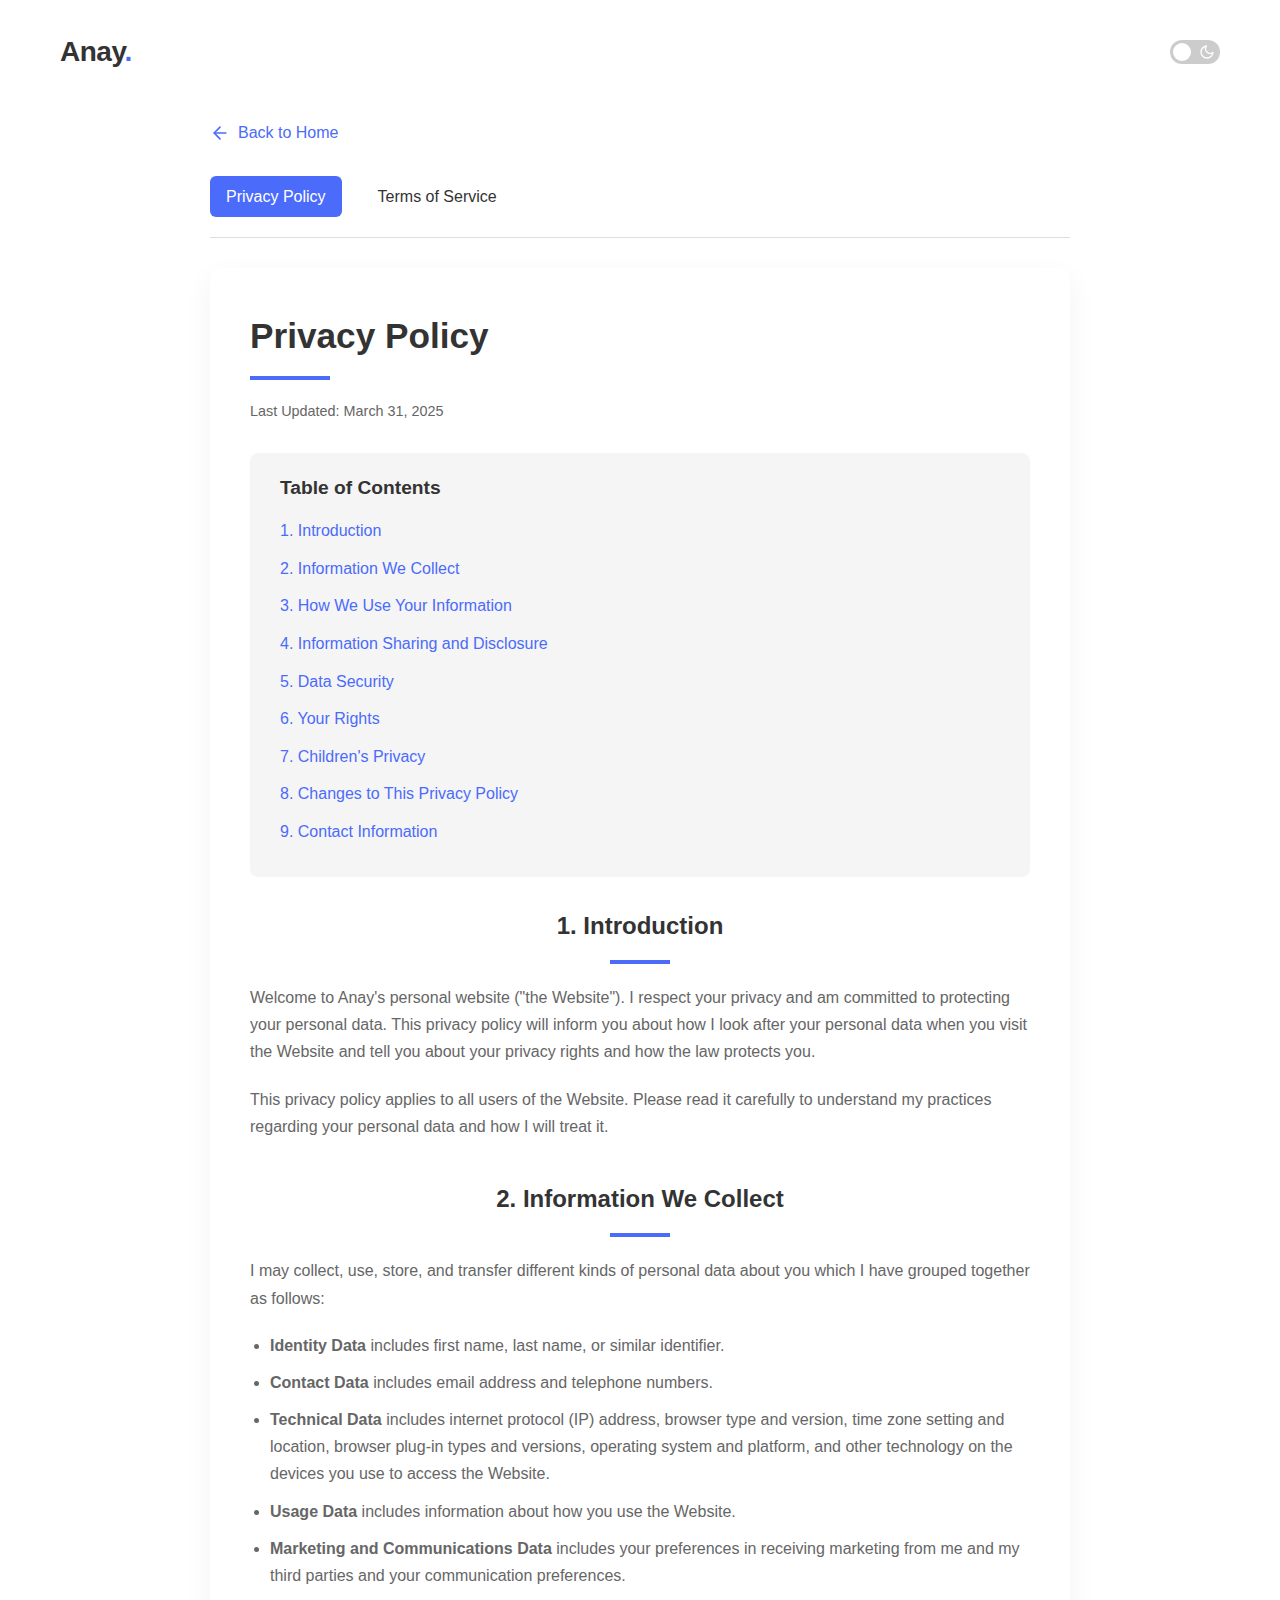
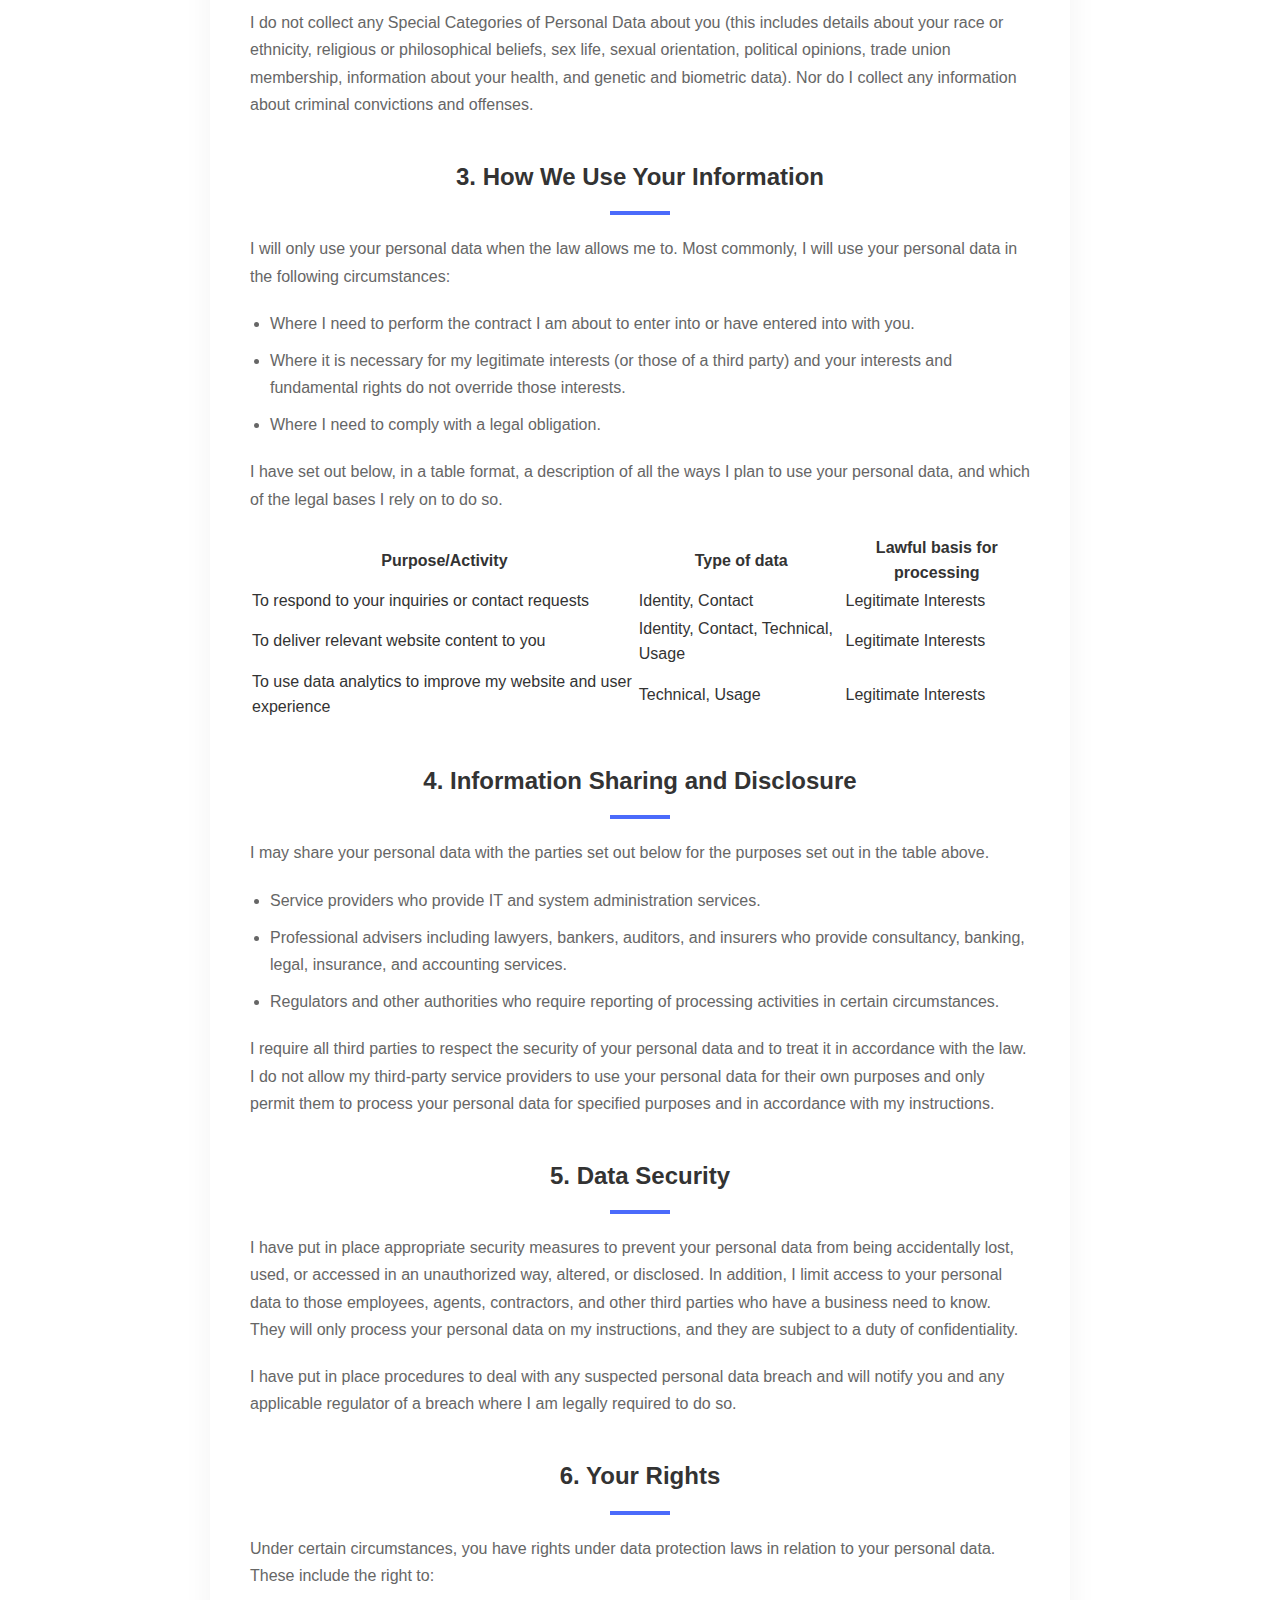
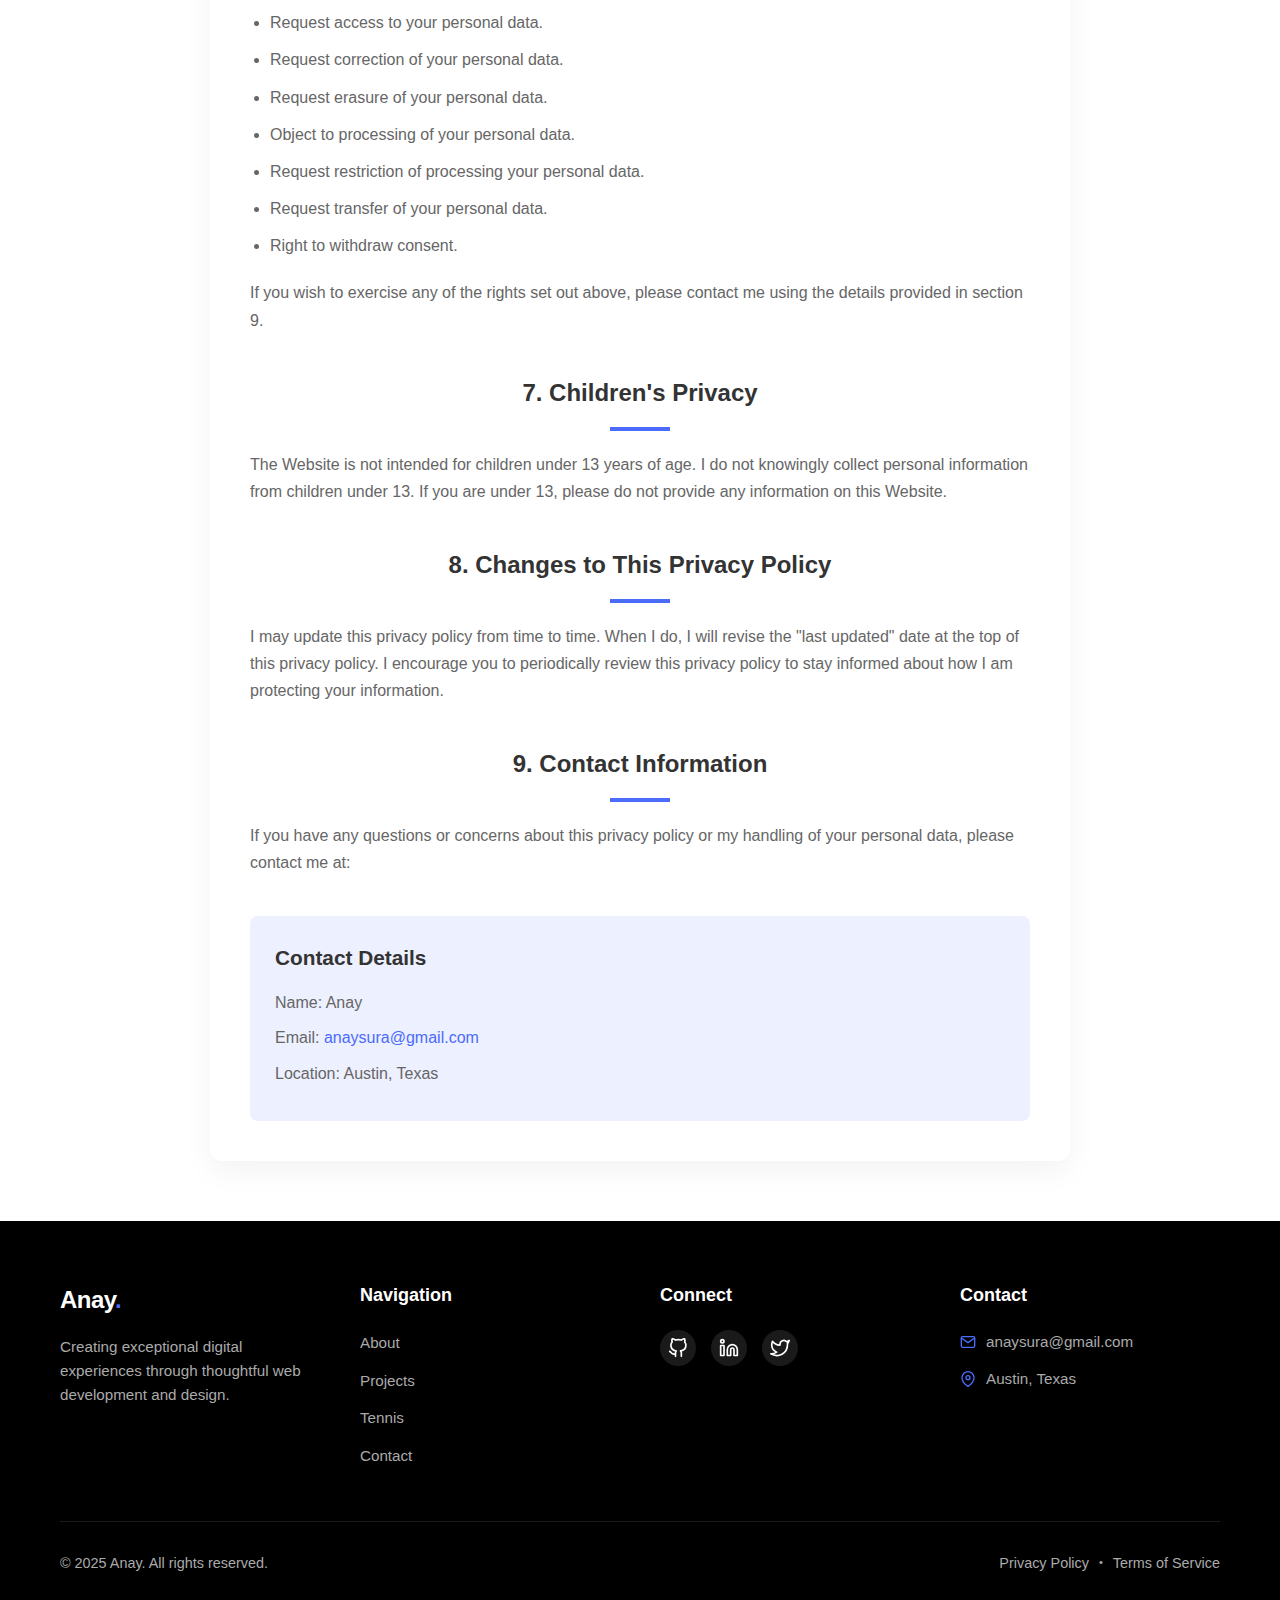
<file: privacy-terms.html>
<!DOCTYPE html>
<html lang="en">
  <head>
    <meta charset="UTF-8" />
    <meta name="viewport" content="width=device-width, initial-scale=1.0" />
    <title>Privacy Policy & Terms of Service - Anay</title>
    <link rel="stylesheet" href="styles.css" />
    <link rel="icon" type="image/png" href="aname.png" />
    <style>
      /* Additional Styles for Legal Pages */
      .legal-container {
        max-width: 900px;
        margin: 120px auto 60px;
        padding: 0 20px;
      }

      .legal-nav {
        display: flex;
        gap: 20px;
        margin-bottom: 30px;
        border-bottom: 1px solid var(--border);
        padding-bottom: 20px;
      }

      .legal-nav a {
        color: var(--text);
        text-decoration: none;
        padding: 8px 16px;
        border-radius: 6px;
        font-weight: 500;
        transition: var(--transition);
      }

      .legal-nav a:hover {
        background-color: rgba(75, 107, 251, 0.1);
        color: var(--primary);
      }

      .legal-nav a.active {
        background-color: var(--primary);
        color: white;
      }

      .legal-card {
        background-color: var(--background);
        border-radius: 12px;
        padding: 40px;
        margin-bottom: 40px;
        box-shadow: var(--card-shadow);
      }

      .legal-section {
        margin-bottom: 40px;
      }

      .legal-section:last-child {
        margin-bottom: 0;
      }

      .legal-title {
        font-size: 2.2rem;
        margin-bottom: 20px;
        color: var(--text);
        position: relative;
        padding-bottom: 15px;
      }

      .legal-title::after {
        content: "";
        position: absolute;
        bottom: 0;
        left: 0;
        width: 80px;
        height: 4px;
        background-color: var(--primary);
      }

      .legal-date {
        font-size: 0.9rem;
        color: var(--text-light);
        margin-bottom: 30px;
        display: block;
      }

      .legal-subtitle {
        font-size: 1.5rem;
        margin: 30px 0 20px;
        color: var(--text);
      }

      .legal-text {
        margin-bottom: 20px;
        color: var(--text-light);
        line-height: 1.7;
      }

      .legal-list {
        margin: 20px 0;
        padding-left: 20px;
      }

      .legal-list li {
        margin-bottom: 10px;
        color: var(--text-light);
        line-height: 1.7;
      }

      .legal-content {
        display: none;
      }

      .legal-content.active {
        display: block;
      }

      .toc {
        background-color: var(--background-light);
        padding: 20px 30px;
        border-radius: 8px;
        margin-bottom: 30px;
      }

      .toc-title {
        font-size: 1.2rem;
        margin-bottom: 15px;
        color: var(--text);
      }

      .toc-list {
        list-style-type: none;
        padding: 0;
      }

      .toc-list li {
        margin-bottom: 12px;
      }

      .toc-list a {
        color: var(--primary);
        text-decoration: none;
        font-weight: 500;
        transition: var(--transition);
      }

      .toc-list a:hover {
        color: var(--primary-dark);
        text-decoration: underline;
      }

      .legal-contact {
        background-color: rgba(75, 107, 251, 0.1);
        padding: 25px;
        border-radius: 8px;
        margin-top: 40px;
      }

      .legal-contact h3 {
        font-size: 1.3rem;
        margin-bottom: 15px;
        color: var(--text);
      }

      .legal-contact p {
        margin-bottom: 10px;
        color: var(--text-light);
      }

      .legal-contact a {
        color: var(--primary);
        text-decoration: none;
        font-weight: 500;
      }

      .legal-contact a:hover {
        text-decoration: underline;
      }

      .back-button {
        display: inline-flex;
        align-items: center;
        gap: 8px;
        color: var(--primary);
        text-decoration: none;
        font-weight: 500;
        margin-bottom: 30px;
        transition: var(--transition);
      }

      .back-button:hover {
        transform: translateX(-5px);
      }

      @media (max-width: 768px) {
        .legal-card {
          padding: 30px;
        }

        .legal-title {
          font-size: 1.8rem;
        }

        .legal-subtitle {
          font-size: 1.3rem;
        }
      }

      @media (max-width: 576px) {
        .legal-card {
          padding: 20px;
        }

        .legal-nav {
          flex-direction: column;
          gap: 10px;
        }

        .legal-nav a {
          text-align: center;
        }
      }
      /* Enhanced Header and Navigation - Updated Positioning */
      header {
        position: absolute;
        width: 100%;
        z-index: 1000;
        top: 0;
        background-color: transparent;
        box-shadow: none;
        transition: var(--transition);
      }

      nav {
        display: flex;
        justify-content: space-between;
        align-items: center;
        padding: 15px 20px;
        max-width: 1200px;
        margin: 0 auto;
      }

      .logo a {
        font-size: 28px;
        font-weight: 800;
        color: var(--text);
        text-decoration: none;
        transition: var(--transition);
        letter-spacing: -0.5px;
      }

      .logo-dot {
        color: var(--primary);
      }

      .theme-switch-wrapper {
        display: flex;
        align-items: center;
      }

      .theme-switch {
        display: inline-block;
        position: relative;
        width: 50px;
        height: 24px;
        cursor: pointer;
      }

      .theme-switch input {
        opacity: 0;
        width: 0;
        height: 0;
      }

      .slider {
        position: absolute;
        cursor: pointer;
        top: 0;
        left: 0;
        right: 0;
        bottom: 0;
        background-color: #ccc;
        transition: 0.4s;
        display: flex;
        align-items: center;
        justify-content: space-between;
        padding: 0 5px;
      }

      .slider:before {
        position: absolute;
        content: "";
        height: 18px;
        width: 18px;
        left: 3px;
        bottom: 3px;
        background-color: white;
        transition: 0.4s;
        z-index: 1;
      }

      input:checked + .slider {
        background-color: var(--primary);
      }

      input:checked + .slider:before {
        transform: translateX(26px);
      }

      .slider.round {
        border-radius: 24px;
      }

      .slider.round:before {
        border-radius: 50%;
      }

      .sun,
      .moon {
        color: white;
        z-index: 0;
      }
    </style>
  </head>
  <body>
    <header>
      <nav>
        <div class="logo">
          <a href="#">Anay<span class="logo-dot">.</span></a>
        </div>
        <div class="theme-switch-wrapper">
          <label class="theme-switch" for="checkbox">
            <input type="checkbox" id="checkbox" />
            <div class="slider round">
              <svg
                class="sun"
                xmlns="http://www.w3.org/2000/svg"
                width="16"
                height="16"
                viewBox="0 0 24 24"
                fill="none"
                stroke="currentColor"
                stroke-width="2"
                stroke-linecap="round"
                stroke-linejoin="round"
              >
                <circle cx="12" cy="12" r="5"></circle>
                <line x1="12" y1="1" x2="12" y2="3"></line>
                <line x1="12" y1="21" x2="12" y2="23"></line>
                <line x1="4.22" y1="4.22" x2="5.64" y2="5.64"></line>
                <line x1="18.36" y1="18.36" x2="19.78" y2="19.78"></line>
                <line x1="1" y1="12" x2="3" y2="12"></line>
                <line x1="21" y1="12" x2="23" y2="12"></line>
                <line x1="4.22" y1="19.78" x2="5.64" y2="18.36"></line>
                <line x1="18.36" y1="5.64" x2="19.78" y2="4.22"></line>
              </svg>
              <svg
                class="moon"
                xmlns="http://www.w3.org/2000/svg"
                width="16"
                height="16"
                viewBox="0 0 24 24"
                fill="none"
                stroke="currentColor"
                stroke-width="2"
                stroke-linecap="round"
                stroke-linejoin="round"
              >
                <path
                  d="M21 12.79A9 9 0 1 1 11.21 3 7 7 0 0 0 21 12.79z"
                ></path>
              </svg>
            </div>
          </label>
        </div>
      </nav>
    </header>

    <div class="legal-container">
      <a href="index.html" class="back-button">
        <svg
          xmlns="http://www.w3.org/2000/svg"
          width="20"
          height="20"
          viewBox="0 0 24 24"
          fill="none"
          stroke="currentColor"
          stroke-width="2"
          stroke-linecap="round"
          stroke-linejoin="round"
        >
          <line x1="19" y1="12" x2="5" y2="12"></line>
          <polyline points="12 19 5 12 12 5"></polyline>
        </svg>
        Back to Home
      </a>

      <div class="legal-nav">
        <a
          href="#privacy"
          class="tab-link active"
          onclick="showTab('privacy', event)"
          >Privacy Policy</a
        >
        <a href="#terms" class="tab-link" onclick="showTab('terms', event)"
          >Terms of Service</a
        >
      </div>

      <div id="privacy" class="legal-content active">
        <div class="legal-card">
          <h1 class="legal-title">Privacy Policy</h1>
          <span class="legal-date">Last Updated: March 31, 2025</span>

          <div class="toc">
            <h3 class="toc-title">Table of Contents</h3>
            <ul class="toc-list">
              <li><a href="#privacy-1">1. Introduction</a></li>
              <li><a href="#privacy-2">2. Information We Collect</a></li>
              <li><a href="#privacy-3">3. How We Use Your Information</a></li>
              <li>
                <a href="#privacy-4">4. Information Sharing and Disclosure</a>
              </li>
              <li><a href="#privacy-5">5. Data Security</a></li>
              <li><a href="#privacy-6">6. Your Rights</a></li>
              <li><a href="#privacy-7">7. Children's Privacy</a></li>
              <li>
                <a href="#privacy-8">8. Changes to This Privacy Policy</a>
              </li>
              <li><a href="#privacy-9">9. Contact Information</a></li>
            </ul>
          </div>

          <div class="legal-section" id="privacy-1">
            <h2 class="legal-subtitle">1. Introduction</h2>
            <p class="legal-text">
              Welcome to Anay's personal website ("the Website"). I respect your
              privacy and am committed to protecting your personal data. This
              privacy policy will inform you about how I look after your
              personal data when you visit the Website and tell you about your
              privacy rights and how the law protects you.
            </p>
            <p class="legal-text">
              This privacy policy applies to all users of the Website. Please
              read it carefully to understand my practices regarding your
              personal data and how I will treat it.
            </p>
          </div>

          <div class="legal-section" id="privacy-2">
            <h2 class="legal-subtitle">2. Information We Collect</h2>
            <p class="legal-text">
              I may collect, use, store, and transfer different kinds of
              personal data about you which I have grouped together as follows:
            </p>
            <ul class="legal-list">
              <li>
                <strong>Identity Data</strong> includes first name, last name,
                or similar identifier.
              </li>
              <li>
                <strong>Contact Data</strong> includes email address and
                telephone numbers.
              </li>
              <li>
                <strong>Technical Data</strong> includes internet protocol (IP)
                address, browser type and version, time zone setting and
                location, browser plug-in types and versions, operating system
                and platform, and other technology on the devices you use to
                access the Website.
              </li>
              <li>
                <strong>Usage Data</strong> includes information about how you
                use the Website.
              </li>
              <li>
                <strong>Marketing and Communications Data</strong> includes your
                preferences in receiving marketing from me and my third parties
                and your communication preferences.
              </li>
            </ul>
            <p class="legal-text">
              I do not collect any Special Categories of Personal Data about you
              (this includes details about your race or ethnicity, religious or
              philosophical beliefs, sex life, sexual orientation, political
              opinions, trade union membership, information about your health,
              and genetic and biometric data). Nor do I collect any information
              about criminal convictions and offenses.
            </p>
          </div>

          <div class="legal-section" id="privacy-3">
            <h2 class="legal-subtitle">3. How We Use Your Information</h2>
            <p class="legal-text">
              I will only use your personal data when the law allows me to. Most
              commonly, I will use your personal data in the following
              circumstances:
            </p>
            <ul class="legal-list">
              <li>
                Where I need to perform the contract I am about to enter into or
                have entered into with you.
              </li>
              <li>
                Where it is necessary for my legitimate interests (or those of a
                third party) and your interests and fundamental rights do not
                override those interests.
              </li>
              <li>Where I need to comply with a legal obligation.</li>
            </ul>
            <p class="legal-text">
              I have set out below, in a table format, a description of all the
              ways I plan to use your personal data, and which of the legal
              bases I rely on to do so.
            </p>

            <table class="legal-table">
              <tr>
                <th>Purpose/Activity</th>
                <th>Type of data</th>
                <th>Lawful basis for processing</th>
              </tr>
              <tr>
                <td>To respond to your inquiries or contact requests</td>
                <td>Identity, Contact</td>
                <td>Legitimate Interests</td>
              </tr>
              <tr>
                <td>To deliver relevant website content to you</td>
                <td>Identity, Contact, Technical, Usage</td>
                <td>Legitimate Interests</td>
              </tr>
              <tr>
                <td>
                  To use data analytics to improve my website and user
                  experience
                </td>
                <td>Technical, Usage</td>
                <td>Legitimate Interests</td>
              </tr>
            </table>
          </div>

          <div class="legal-section" id="privacy-4">
            <h2 class="legal-subtitle">
              4. Information Sharing and Disclosure
            </h2>
            <p class="legal-text">
              I may share your personal data with the parties set out below for
              the purposes set out in the table above.
            </p>
            <ul class="legal-list">
              <li>
                Service providers who provide IT and system administration
                services.
              </li>
              <li>
                Professional advisers including lawyers, bankers, auditors, and
                insurers who provide consultancy, banking, legal, insurance, and
                accounting services.
              </li>
              <li>
                Regulators and other authorities who require reporting of
                processing activities in certain circumstances.
              </li>
            </ul>
            <p class="legal-text">
              I require all third parties to respect the security of your
              personal data and to treat it in accordance with the law. I do not
              allow my third-party service providers to use your personal data
              for their own purposes and only permit them to process your
              personal data for specified purposes and in accordance with my
              instructions.
            </p>
          </div>

          <div class="legal-section" id="privacy-5">
            <h2 class="legal-subtitle">5. Data Security</h2>
            <p class="legal-text">
              I have put in place appropriate security measures to prevent your
              personal data from being accidentally lost, used, or accessed in
              an unauthorized way, altered, or disclosed. In addition, I limit
              access to your personal data to those employees, agents,
              contractors, and other third parties who have a business need to
              know. They will only process your personal data on my
              instructions, and they are subject to a duty of confidentiality.
            </p>
            <p class="legal-text">
              I have put in place procedures to deal with any suspected personal
              data breach and will notify you and any applicable regulator of a
              breach where I am legally required to do so.
            </p>
          </div>

          <div class="legal-section" id="privacy-6">
            <h2 class="legal-subtitle">6. Your Rights</h2>
            <p class="legal-text">
              Under certain circumstances, you have rights under data protection
              laws in relation to your personal data. These include the right
              to:
            </p>
            <ul class="legal-list">
              <li>Request access to your personal data.</li>
              <li>Request correction of your personal data.</li>
              <li>Request erasure of your personal data.</li>
              <li>Object to processing of your personal data.</li>
              <li>Request restriction of processing your personal data.</li>
              <li>Request transfer of your personal data.</li>
              <li>Right to withdraw consent.</li>
            </ul>
            <p class="legal-text">
              If you wish to exercise any of the rights set out above, please
              contact me using the details provided in section 9.
            </p>
          </div>

          <div class="legal-section" id="privacy-7">
            <h2 class="legal-subtitle">7. Children's Privacy</h2>
            <p class="legal-text">
              The Website is not intended for children under 13 years of age. I
              do not knowingly collect personal information from children under
              13. If you are under 13, please do not provide any information on
              this Website.
            </p>
          </div>

          <div class="legal-section" id="privacy-8">
            <h2 class="legal-subtitle">8. Changes to This Privacy Policy</h2>
            <p class="legal-text">
              I may update this privacy policy from time to time. When I do, I
              will revise the "last updated" date at the top of this privacy
              policy. I encourage you to periodically review this privacy policy
              to stay informed about how I am protecting your information.
            </p>
          </div>

          <div class="legal-section" id="privacy-9">
            <h2 class="legal-subtitle">9. Contact Information</h2>
            <p class="legal-text">
              If you have any questions or concerns about this privacy policy or
              my handling of your personal data, please contact me at:
            </p>

            <div class="legal-contact">
              <h3>Contact Details</h3>
              <p>Name: Anay</p>
              <p>
                Email:
                <a href="mailto:anaysura@gmail.com">anaysura@gmail.com</a>
              </p>
              <p>Location: Austin, Texas</p>
            </div>
          </div>
        </div>
      </div>

      <div id="terms" class="legal-content">
        <div class="legal-card">
          <h1 class="legal-title">Terms of Service</h1>
          <span class="legal-date">Last Updated: March 31, 2025</span>

          <div class="toc">
            <h3 class="toc-title">Table of Contents</h3>
            <ul class="toc-list">
              <li><a href="#terms-1">1. Introduction</a></li>
              <li><a href="#terms-2">2. Acceptance of Terms</a></li>
              <li><a href="#terms-3">3. Changes to Terms</a></li>
              <li><a href="#terms-4">4. Using the Website</a></li>
              <li><a href="#terms-5">5. Intellectual Property Rights</a></li>
              <li><a href="#terms-6">6. User Contributions</a></li>
              <li><a href="#terms-7">7. Links to Third-Party Websites</a></li>
              <li><a href="#terms-8">8. Disclaimer of Warranties</a></li>
              <li><a href="#terms-9">9. Limitation of Liability</a></li>
              <li><a href="#terms-10">10. Indemnification</a></li>
              <li><a href="#terms-11">11. Governing Law</a></li>
              <li><a href="#terms-12">12. Termination</a></li>
              <li><a href="#terms-13">13. Contact Information</a></li>
            </ul>
          </div>

          <div class="legal-section" id="terms-1">
            <h2 class="legal-subtitle">1. Introduction</h2>
            <p class="legal-text">
              Welcome to Anay's personal website ("the Website"). The Website is
              owned and operated by Anay ("I," "me," or "my"). These Terms of
              Service govern your use of the Website, and by accessing or using
              the Website, you agree to be bound by these Terms.
            </p>
          </div>

          <div class="legal-section" id="terms-2">
            <h2 class="legal-subtitle">2. Acceptance of Terms</h2>
            <p class="legal-text">
              By accessing or using the Website, you acknowledge that you have
              read, understood, and agree to be bound by these Terms of Service.
              If you do not agree to these Terms, you must not access or use the
              Website.
            </p>
            <p class="legal-text">
              You must be at least 13 years old to use this Website. By using
              this Website, you represent and warrant that you meet this
              eligibility requirement.
            </p>
          </div>

          <div class="legal-section" id="terms-3">
            <h2 class="legal-subtitle">3. Changes to Terms</h2>
            <p class="legal-text">
              I reserve the right to modify these Terms of Service at any time.
              When I do, I will revise the "last updated" date at the top of
              these Terms. It is your responsibility to check these Terms
              periodically for changes. Your continued use of the Website
              following the posting of modified Terms means that you accept and
              agree to the changes.
            </p>
          </div>

          <div class="legal-section" id="terms-4">
            <h2 class="legal-subtitle">4. Using the Website</h2>
            <p class="legal-text">
              You agree to use the Website only for lawful purposes and in a way
              that does not infringe the rights of, restrict, or inhibit anyone
              else's use and enjoyment of the Website. Prohibited behavior
              includes harassing or causing distress or inconvenience to any
              person, transmitting obscene or offensive content, or disrupting
              the normal flow of dialogue within the Website.
            </p>
            <p class="legal-text">
              You are responsible for ensuring that any information you provide
              on the Website is accurate, current, and complete.
            </p>
          </div>

          <div class="legal-section" id="terms-5">
            <h2 class="legal-subtitle">5. Intellectual Property Rights</h2>
            <p class="legal-text">
              The Website and its entire contents, features, and functionality
              (including but not limited to all information, software, text,
              displays, images, video, and audio, and the design, selection, and
              arrangement thereof) are owned by me, my licensors, or other
              providers of such material and are protected by United States and
              international copyright, trademark, patent, trade secret, and
              other intellectual property or proprietary rights laws.
            </p>
            <p class="legal-text">
              These Terms permit you to use the Website for your personal,
              non-commercial use only. You must not reproduce, distribute,
              modify, create derivative works of, publicly display, publicly
              perform, republish, download, store, or transmit any of the
              material on my Website.
            </p>
          </div>

          <div class="legal-section" id="terms-6">
            <h2 class="legal-subtitle">6. User Contributions</h2>
            <p class="legal-text">
              The Website may contain message boards, forums, comment sections,
              or other interactive features that allow you to post, submit,
              publish, display, or transmit content or materials to me or on the
              Website.
            </p>
            <p class="legal-text">
              Any content you post to the Website will be considered
              non-confidential and non-proprietary. By providing any content on
              the Website, you grant me and my affiliates and service providers,
              and each of their and my respective licensees, successors, and
              assigns the right to use, reproduce, modify, perform, display,
              distribute, and otherwise disclose to third parties any such
              material.
            </p>
            <p class="legal-text">You represent and warrant that:</p>
            <ul class="legal-list">
              <li>
                You own or control all rights in and to the content and have the
                right to grant the license granted above.
              </li>
              <li>
                All of your content does and will comply with these Terms of
                Service.
              </li>
            </ul>
            <p class="legal-text">
              You understand and acknowledge that you are responsible for any
              content you submit or contribute, and you, not I, have full
              responsibility for such content, including its legality,
              reliability, accuracy, and appropriateness.
            </p>
          </div>

          <div class="legal-section" id="terms-7">
            <h2 class="legal-subtitle">7. Links to Third-Party Websites</h2>
            <p class="legal-text">
              The Website may contain links to third-party websites or services
              that are not owned or controlled by me. I have no control over,
              and assume no responsibility for, the content, privacy policies,
              or practices of any third-party websites or services. I do not
              warrant the offerings of any of these entities/individuals or
              their websites.
            </p>
            <p class="legal-text">
              You acknowledge and agree that I shall not be responsible or
              liable, directly or indirectly, for any damage or loss caused or
              alleged to be caused by or in connection with the use of or
              reliance on any such content, goods, or services available on or
              through any such third-party websites or services.
            </p>
          </div>

          <div class="legal-section" id="terms-8">
            <h2 class="legal-subtitle">8. Disclaimer of Warranties</h2>
            <p class="legal-text">
              The Website is provided on an "as is" and "as available" basis,
              without any warranties of any kind, either express or implied,
              including but not limited to warranties of merchantability,
              fitness for a particular purpose, non-infringement, or course of
              performance.
            </p>
            <p class="legal-text">
              I do not warrant that (a) the Website will function uninterrupted,
              secure, or available at any particular time or location; (b) any
              errors or defects will be corrected; (c) the Website is free of
              viruses or other harmful components; or (d) the results of using
              the Website will meet your requirements.
            </p>
          </div>

          <div class="legal-section" id="terms-9">
            <h2 class="legal-subtitle">9. Limitation of Liability</h2>
            <p class="legal-text">
              In no event shall I be liable for any indirect, incidental,
              special, consequential, or punitive damages, including without
              limitation, loss of profits, data, use, goodwill, or other
              intangible losses, resulting from (a) your access to or use of or
              inability to access or use the Website; (b) any conduct or content
              of any third party on the Website; (c) any content obtained from
              the Website; and (d) unauthorized access, use, or alteration of
              your transmissions or content, whether based on warranty,
              contract, tort (including negligence), or any other legal theory,
              whether or not I have been informed of the possibility of such
              damage.
            </p>
          </div>

          <div class="legal-section" id="terms-10">
            <h2 class="legal-subtitle">10. Indemnification</h2>
            <p class="legal-text">
              You agree to defend, indemnify, and hold harmless me and my
              licensees and licensors, and their employees, contractors, agents,
              officers, and directors, from and against any and all claims,
              damages, obligations, losses, liabilities, costs or debt, and
              expenses (including but not limited to attorney's fees) arising
              from: (a) your use of and access to the Website; (b) your
              violation of any term of these Terms; (c) your violation of any
              third-party right, including without limitation any copyright,
              property, or privacy right; or (d) any claim that your content
              caused damage to a third party. This defense and indemnification
              obligation will survive these Terms and your use of the Website.
            </p>
          </div>

          <div class="legal-section" id="terms-11">
            <h2 class="legal-subtitle">11. Governing Law</h2>
            <p class="legal-text">
              These Terms shall be governed and construed in accordance with the
              laws of the State of Texas, United States, without regard to its
              conflict of law provisions.
            </p>
            <p class="legal-text">
              My failure to enforce any right or provision of these Terms will
              not be considered a waiver of those rights. If any provision of
              these Terms is held to be invalid or unenforceable by a court, the
              remaining provisions of these Terms will remain in effect.
            </p>
          </div>

          <div class="legal-section" id="terms-12">
            <h2 class="legal-subtitle">12. Termination</h2>
            <p class="legal-text">
              I may terminate or suspend your access to the Website immediately,
              without prior notice or liability, for any reason whatsoever,
              including without limitation if you breach these Terms.
            </p>
            <p class="legal-text">
              All provisions of the Terms which by their nature should survive
              termination shall survive termination, including, without
              limitation, ownership provisions, warranty disclaimers, indemnity,
              and limitations of liability.
            </p>
          </div>

          <div class="legal-section" id="terms-13">
            <h2 class="legal-subtitle">13. Contact Information</h2>
            <p class="legal-text">
              If you have any questions about these Terms, please contact me at:
            </p>

            <div class="legal-contact">
              <h3>Contact Details</h3>
              <p>Name: Anay</p>
              <p>
                Email:
                <a href="mailto:anaysura@gmail.com">anaysura@gmail.com</a>
              </p>
              <p>Location: Austin, Texas</p>
            </div>
          </div>
        </div>
      </div>
    </div>

    <footer class="footer">
      <div class="footer-content">
        <div class="footer-primary">
          <div class="footer-logo">
            <a href="index.html">Anay<span class="logo-dot">.</span></a>
            <p>
              Creating exceptional digital experiences through thoughtful web
              development and design.
            </p>
          </div>
          <div class="footer-nav">
            <h4>Navigation</h4>
            <ul>
              <li><a href="index.html#about">About</a></li>
              <li><a href="index.html#projects">Projects</a></li>
              <li><a href="index.html#tennis">Tennis</a></li>
              <li><a href="index.html#contact">Contact</a></li>
            </ul>
          </div>
          <div class="footer-social">
            <h4>Connect</h4>
            <div class="footer-social-icons">
              <a href="#" aria-label="GitHub">
                <div class="social-icon-wrapper">
                  <svg
                    xmlns="http://www.w3.org/2000/svg"
                    width="20"
                    height="20"
                    viewBox="0 0 24 24"
                    fill="none"
                    stroke="currentColor"
                    stroke-width="2"
                    stroke-linecap="round"
                    stroke-linejoin="round"
                  >
                    <path
                      d="M9 19c-5 1.5-5-2.5-7-3m14 6v-3.87a3.37 3.37 0 0 0-.94-2.61c3.14-.35 6.44-1.54 6.44-7A5.44 5.44 0 0 0 20 4.77 5.07 5.07 0 0 0 19.91 1S18.73.65 16 2.48a13.38 13.38 0 0 0-7 0C6.27.65 5.09 1 5.09 1A5.07 5.07 0 0 0 5 4.77a5.44 5.44 0 0 0-1.5 3.78c0 5.42 3.3 6.61 6.44 7A3.37 3.37 0 0 0 9 18.13V22"
                    ></path>
                  </svg>
                </div>
              </a>
              <a href="#" aria-label="LinkedIn">
                <div class="social-icon-wrapper">
                  <svg
                    xmlns="http://www.w3.org/2000/svg"
                    width="20"
                    height="20"
                    viewBox="0 0 24 24"
                    fill="none"
                    stroke="currentColor"
                    stroke-width="2"
                    stroke-linecap="round"
                    stroke-linejoin="round"
                  >
                    <path
                      d="M16 8a6 6 0 0 1 6 6v7h-4v-7a2 2 0 0 0-2-2 2 2 0 0 0-2 2v7h-4v-7a6 6 0 0 1 6-6z"
                    ></path>
                    <rect x="2" y="9" width="4" height="12"></rect>
                    <circle cx="4" cy="4" r="2"></circle>
                  </svg>
                </div>
              </a>
              <a href="#" aria-label="Twitter">
                <div class="social-icon-wrapper">
                  <svg
                    xmlns="http://www.w3.org/2000/svg"
                    width="20"
                    height="20"
                    viewBox="0 0 24 24"
                    fill="none"
                    stroke="currentColor"
                    stroke-width="2"
                    stroke-linecap="round"
                    stroke-linejoin="round"
                  >
                    <path
                      d="M23 3a10.9 10.9 0 0 1-3.14 1.53 4.48 4.48 0 0 0-7.86 3v1A10.66 10.66 0 0 1 3 4s-4 9 5 13a11.64 11.64 0 0 1-7 2c9 5 20 0 20-11.5a4.5 4.5 0 0 0-.08-.83A7.72 7.72 0 0 0 23 3z"
                    ></path>
                  </svg>
                </div>
              </a>
            </div>
          </div>
          <div class="footer-contact">
            <h4>Contact</h4>
            <ul>
              <li>
                <svg
                  xmlns="http://www.w3.org/2000/svg"
                  width="16"
                  height="16"
                  viewBox="0 0 24 24"
                  fill="none"
                  stroke="currentColor"
                  stroke-width="2"
                  stroke-linecap="round"
                  stroke-linejoin="round"
                >
                  <path
                    d="M4 4h16c1.1 0 2 .9 2 2v12c0 1.1-.9 2-2 2H4c-1.1 0-2-.9-2-2V6c0-1.1.9-2 2-2z"
                  ></path>
                  <polyline points="22,6 12,13 2,6"></polyline>
                </svg>
                <a href="mailto:anaysura@gmail.com">anaysura@gmail.com</a>
              </li>
              <li>
                <svg
                  xmlns="http://www.w3.org/2000/svg"
                  width="16"
                  height="16"
                  viewBox="0 0 24 24"
                  fill="none"
                  stroke="currentColor"
                  stroke-width="2"
                  stroke-linecap="round"
                  stroke-linejoin="round"
                >
                  <path
                    d="M21 10c0 7-9 13-9 13s-9-6-9-13a9 9 0 0 1 18 0z"
                  ></path>
                  <circle cx="12" cy="10" r="3"></circle>
                </svg>
                Austin, Texas
              </li>
            </ul>
          </div>
        </div>
        <div class="footer-divider"></div>
        <div class="footer-secondary">
          <p>&copy; 2025 Anay. All rights reserved.</p>
          <div class="footer-links">
            <a href="privacy-terms.html#privacy" class="active"
              >Privacy Policy</a
            >
            <span class="footer-dot">•</span>
            <a href="privacy-terms.html#terms">Terms of Service</a>
          </div>
        </div>
      </div>
    </footer>

    <script>
      // Tab switching functionality
      function showTab(tabId, event) {
        // Update active tab content
        const tabContents = document.querySelectorAll(".legal-content");
        tabContents.forEach((tab) => {
          tab.classList.remove("active");
        });
        document.getElementById(tabId).classList.add("active");

        // Update active tab link
        const tabLinks = document.querySelectorAll(".tab-link");
        tabLinks.forEach((link) => {
          link.classList.remove("active");
        });
        event.target.classList.add("active");

        // Update URL hash
        window.location.hash = tabId;
      }

      // Handle URL hash on page load
      document.addEventListener("DOMContentLoaded", function () {
        // Theme switcher function
        const toggleSwitch = document.getElementById("checkbox");
        const body = document.body;

        if (toggleSwitch) {
          // Check for saved theme preference or use system preference
          const prefersDarkScheme = window.matchMedia(
            "(prefers-color-scheme: dark)"
          );

          if (
            localStorage.getItem("theme") === "dark" ||
            (!localStorage.getItem("theme") && prefersDarkScheme.matches)
          ) {
            body.setAttribute("data-theme", "dark");
            toggleSwitch.checked = true;
          } else {
            body.setAttribute("data-theme", "light");
            toggleSwitch.checked = false;
          }

          // Define the switch function
          function switchTheme(e) {
            if (e.target.checked) {
              body.setAttribute("data-theme", "dark");
              localStorage.setItem("theme", "dark");
            } else {
              body.setAttribute("data-theme", "light");
              localStorage.setItem("theme", "light");
            }
          }

          // Add event listener
          toggleSwitch.addEventListener("change", switchTheme);
        }

        // Check if URL has a hash and activate corresponding tab
        const hash = window.location.hash.substring(1);
        if (hash === "terms") {
          const termsTab = document.querySelector('a[href="#terms"]');
          if (termsTab) {
            showTab("terms", { target: termsTab });
          }
        }

        // Mobile menu toggle
      });
    </script>
  </body>
</html>
</file>
<file: styles.css>
/* Base styles */
:root {
  --primary: #4b6bfb;
  --primary-light: #7b90ff;
  --primary-dark: #3451d1;
  --secondary: #13c296;
  --text: #333;
  --text-light: #666;
  --background: #fff;
  --background-light: #f5f5f5;
  --background-dark: #f0f0f0;
  --border: #ddd;
  --success: #34d399;
  --error: #ef4444;
  --hero-gradient: linear-gradient(
    135deg,
    rgba(245, 247, 250, 1) 0%,
    rgba(195, 207, 226, 0.5) 100%
  );
  --card-shadow: 0 10px 30px rgba(0, 0, 0, 0.05);
  --transition: all 0.3s ease;
}

/* Dark Mode Colors */
[data-theme="dark"] {
  --primary: #6d8dff;
  --primary-light: #9db2ff;
  --primary-dark: #4b6bfb;
  --secondary: #2ae4ad;
  --text: #f0f0f0;
  --text-light: #cccccc;
  --background: #121212;
  --background-light: #1e1e1e;
  --background-dark: #252525;
  --border: #333;
  --hero-gradient: linear-gradient(
    135deg,
    rgba(30, 30, 30, 1) 0%,
    rgba(48, 48, 48, 0.5) 100%
  );
  --card-shadow: 0 10px 30px rgba(0, 0, 0, 0.2);
}

* {
  margin: 0;
  padding: 0;
  box-sizing: border-box;
}

body {
  font-family: "Segoe UI", Tahoma, Geneva, Verdana, sans-serif;
  line-height: 1.6;
  color: var(--text);
  background-color: var(--background);
  transition: background-color 0.3s ease, color 0.3s ease;
}

.container {
  max-width: 1200px;
  margin: 0 auto;
  padding: 0 20px;
}

h1,
h2,
h3,
h4 {
  font-weight: 700;
  margin-bottom: 15px;
}

h2 {
  font-size: 2.5rem;
  text-align: center !important;
  margin-bottom: 50px;
  position: relative;
}

h2::after {
  content: "";
  display: block;
  width: 60px;
  height: 4px;
  background-color: var(--primary);
  margin: 15px auto 0;
}

section {
  padding: 100px 0;
}

/* Fixed Header and Navigation */
header {
  position: fixed;
  width: 100%;
  z-index: 1000;
  padding: 15px 0;
  background-color: rgba(255, 255, 255, 0.95);
  box-shadow: 0 2px 10px rgba(0, 0, 0, 0.1);
  transition: var(--transition);
}

[data-theme="dark"] header {
  background-color: rgba(18, 18, 18, 0.95);
}

nav {
  display: flex;
  justify-content: space-between;
  align-items: center;
  padding: 0;
}

.logo a {
  font-size: 28px;
  font-weight: 800;
  color: var(--text);
  text-decoration: none;
  transition: var(--transition);
  letter-spacing: -0.5px;
}

.logo-dot {
  color: var(--primary);
}

.theme-switch-wrapper {
  display: flex;
  align-items: center;
}

.theme-switch {
  display: inline-block;
  position: relative;
  width: 50px;
  height: 24px;
  cursor: pointer;
}

.theme-switch input {
  opacity: 0;
  width: 0;
  height: 0;
}

.slider {
  position: absolute;
  cursor: pointer;
  top: 0;
  left: 0;
  right: 0;
  bottom: 0;
  background-color: #ccc;
  transition: 0.4s;
  display: flex;
  align-items: center;
  justify-content: space-between;
  padding: 0 5px;
}

.slider:before {
  position: absolute;
  content: "";
  height: 18px;
  width: 18px;
  left: 3px;
  bottom: 3px;
  background-color: white;
  transition: 0.4s;
  z-index: 1;
}

input:checked + .slider {
  background-color: var(--primary);
}

input:checked + .slider:before {
  transform: translateX(26px);
}

.slider.round {
  border-radius: 24px;
}

.slider.round:before {
  border-radius: 50%;
}

.sun,
.moon {
  color: white;
  z-index: 0;
}

/* Fixed Hero Section */
.hero {
  min-height: 100vh;
  display: flex;
  align-items: center;
  position: relative;
  overflow: hidden;
  background: var(--hero-gradient);
  padding: 100px 0 0 0; /* Added top padding to account for fixed header */
}

.hero-content {
  width: 100%;
  display: flex;
  flex-wrap: wrap;
  align-items: center;
  justify-content: space-between;
  gap: 40px;
  text-align: center;
}

.hero-text {
  flex: 1;
  min-width: 300px;
  z-index: 2;
}

.hero h1 {
  font-size: 4rem;
  margin-bottom: 10px;
  line-height: 1.1;
}

.gradient-text {
  background: linear-gradient(45deg, var(--primary), var(--secondary));
  -webkit-background-clip: text;
  background-clip: text;
  color: transparent;
}

/* Fixed Typing Section */
.typing-wrapper {
  font-size: 1.8rem;
  color: var(--text-light);
  margin-bottom: 20px;
  display: flex;
  flex-wrap: wrap;
  align-items: center;
  justify-content: center;
}

.typing {
  display: inline-flex;
  position: relative;
  margin-left: 5px;
}

#typed-text {
  color: var(--primary);
  font-weight: 700;
}

.cursor {
  display: inline-block;
  width: 3px;
  background-color: var(--primary);
  margin-left: 2px;
  animation: blink 1s infinite;
}

@keyframes blink {
  0%,
  100% {
    opacity: 1;
  }
  50% {
    opacity: 0;
  }
}

.hero p {
  font-size: 1.2rem;
  margin-bottom: 30px;
  color: var(--text-light);
}

.hero-buttons {
  display: flex;
  gap: 15px;
  flex-wrap: wrap;
  justify-content: center;
}

.primary-button,
.secondary-button {
  padding: 12px 25px;
  border-radius: 6px;
  font-weight: 600;
  font-size: 1rem;
  transition: var(--transition);
  display: inline-block;
  text-decoration: none;
}

.primary-button {
  background-color: var(--primary);
  color: white;
  box-shadow: 0 4px 15px rgba(75, 107, 251, 0.3);
}

.primary-button:hover {
  background-color: var(--primary-dark);
  transform: translateY(-3px);
  box-shadow: 0 8px 25px rgba(75, 107, 251, 0.4);
}

.secondary-button {
  background-color: transparent;
  color: var(--primary);
  border: 2px solid var(--primary);
}

.secondary-button:hover {
  background-color: rgba(75, 107, 251, 0.1);
  transform: translateY(-3px);
}

/* Fixed Hero Image with Profile */
.hero-image {
  flex: 1;
  min-width: 300px;
  display: flex;
  justify-content: center;
  align-items: center;
  z-index: 2;
}

.blob-shape {
  position: relative;
  width: 300px;
  height: 300px;
}

.blob-shape svg {
  width: 100%;
  height: 100%;
  filter: drop-shadow(0px 10px 15px rgba(75, 107, 251, 0.2));
}

.profile-placeholder {
  position: absolute;
  top: 50%;
  left: 50%;
  transform: translate(-50%, -50%);
  width: 150px;
  height: 150px;
  background-color: var(--background);
  border-radius: 50%;
  display: flex;
  align-items: center;
  justify-content: center;
  color: var(--primary);
  box-shadow: 0 10px 20px rgba(0, 0, 0, 0.1);
  z-index: 5; /* Ensure it's above the blob */
}

.scroll-down {
  position: absolute;
  bottom: 30px;
  left: 50%;
  transform: translateX(-50%);
  text-align: center;
  z-index: 2;
}

.mouse {
  border: 2px solid var(--text-light);
  display: block;
  width: 26px;
  height: 40px;
  border-radius: 20px;
  margin: 0 auto 10px;
  position: relative;
}

.wheel {
  background-color: var(--text);
  border-radius: 50%;
  display: block;
  position: absolute;
  top: 8px;
  left: 50%;
  transform: translateX(-50%);
  width: 4px;
  height: 4px;
  animation: scroll 2s infinite;
}

.arrow {
  display: block;
  color: var(--text-light);
  animation: bounce 2s infinite;
}

@keyframes scroll {
  0% {
    opacity: 1;
    top: 8px;
  }
  100% {
    opacity: 0;
    top: 25px;
  }
}

@keyframes bounce {
  0%,
  20%,
  50%,
  80%,
  100% {
    transform: translateY(0);
  }
  40% {
    transform: translateY(-10px);
  }
  60% {
    transform: translateY(-5px);
  }
}

/* Animated Background Elements */
.animated-shapes {
  position: absolute;
  width: 100%;
  height: 100%;
  top: 0;
  left: 0;
  z-index: 1;
  overflow: hidden;
}

.shape {
  position: absolute;
  opacity: 0.2;
  border-radius: 50%;
}

.shape-1 {
  background: var(--primary-light);
  width: 80px;
  height: 80px;
  top: 20%;
  left: 10%;
  animation: float 8s ease-in-out infinite;
}

.shape-2 {
  background: var(--secondary);
  width: 60px;
  height: 60px;
  top: 60%;
  left: 15%;
  animation: float 10s ease-in-out infinite 1s;
}

.shape-3 {
  background: var(--primary);
  width: 40px;
  height: 40px;
  top: 30%;
  right: 10%;
  animation: float 7s ease-in-out infinite 2s;
}

.shape-4 {
  background: var(--primary-light);
  width: 100px;
  height: 100px;
  bottom: 15%;
  right: 15%;
  animation: float 12s ease-in-out infinite 3s;
}

@keyframes float {
  0% {
    transform: translateY(0) translateX(0) rotate(0);
  }
  25% {
    transform: translateY(-20px) translateX(10px) rotate(5deg);
  }
  50% {
    transform: translateY(10px) translateX(-15px) rotate(10deg);
  }
  75% {
    transform: translateY(-15px) translateX(10px) rotate(5deg);
  }
  100% {
    transform: translateY(0) translateX(0) rotate(0);
  }
}

/* About Section */
.about {
  background-color: var(--background);
  transition: var(--transition);
}

.about-content {
  display: flex;
  flex-wrap: wrap;
  gap: 50px;
  align-items: center;
}

.about-text {
  flex: 1;
  min-width: 300px;
}

.about-text p {
  margin-bottom: 20px;
  color: var(--text-light);
}

.skills {
  margin-top: 30px;
}

.skills h3 {
  font-size: 1.3rem;
  margin-bottom: 15px;
}

.skill-tags {
  display: flex;
  flex-wrap: wrap;
  gap: 10px;
}

.skill-tags span {
  background-color: rgba(75, 107, 251, 0.1);
  color: var(--primary);
  padding: 8px 16px;
  border-radius: 30px;
  font-size: 0.9rem;
  font-weight: 500;
}

.about-image {
  flex: 1;
  min-width: 300px;
  display: flex;
  justify-content: center;
}

.image-placeholder {
  width: 300px;
  height: 300px;
  background-color: rgba(75, 107, 251, 0.1);
  border-radius: 50%;
  display: flex;
  align-items: center;
  justify-content: center;
}

.big-icon {
  width: 100px;
  height: 100px;
  color: var(--primary);
}

/* Skill Progress Bars */
.skill-progress {
  margin-top: 10px;
  margin-bottom: 25px;
}

.skill-progress-label {
  display: flex;
  justify-content: space-between;
  margin-bottom: 8px;
}

.skill-progress-bar {
  height: 8px;
  background-color: var(--background-light);
  border-radius: 5px;
  overflow: hidden;
  position: relative;
}

.skill-progress-fill {
  height: 100%;
  background: linear-gradient(90deg, var(--primary), var(--primary-light));
  border-radius: 5px;
  transform-origin: left;
  transform: scaleX(0);
  transition: transform 1.5s ease;
}

.skill-progress.animated .skill-progress-fill {
  transform: scaleX(1);
}

/* Projects Section */
.projects {
  background-color: var(--background-light);
  transition: var(--transition);
  position: relative;
  overflow: hidden;
}

.projects-bg {
  position: absolute;
  top: 0;
  left: 0;
  width: 100%;
  height: 100%;
  z-index: 0;
  opacity: 0.07;
}

.code-particles {
  position: absolute;
  font-family: monospace;
  color: var(--primary);
  font-size: 14px;
  white-space: nowrap;
  user-select: none;
}

.projects .container {
  position: relative;
  z-index: 2;
}

@keyframes codeRain {
  0% {
    transform: translateY(-100%);
    opacity: 0;
  }
  10% {
    opacity: 1;
  }
  90% {
    opacity: 0.8;
  }
  100% {
    transform: translateY(1000px);
    opacity: 0;
  }
}

.project-grid {
  display: grid;
  grid-template-columns: repeat(auto-fill, minmax(300px, 1fr));
  gap: 30px;
}

.project-card {
  background-color: var(--background);
  border-radius: 10px;
  overflow: hidden;
  box-shadow: var(--card-shadow);
  padding: 30px;
  transition: transform 0.5s ease, box-shadow 0.5s ease, background-color 0.3s;
  position: relative;
  z-index: 1;
}

.project-card::before {
  content: "";
  position: absolute;
  top: 0;
  left: 0;
  width: 100%;
  height: 5px;
  background: linear-gradient(90deg, var(--primary), var(--secondary));
  transform: scaleX(0);
  transform-origin: left;
  transition: transform 0.5s ease;
  z-index: -1;
}

.project-card:hover {
  transform: translateY(-15px);
  box-shadow: 0 15px 30px rgba(0, 0, 0, 0.2);
}

.project-card:hover::before {
  transform: scaleX(1);
}

[data-theme="dark"] .project-card {
  background-color: var(--background-dark);
}

.project-image {
  position: relative;
  height: 150px;
  background-color: rgba(75, 107, 251, 0.1);
  border-radius: 8px;
  margin-bottom: 20px;
  display: flex;
  align-items: center;
  justify-content: center;
  overflow: hidden;
  transition: transform 0.5s ease;
}

.project-icon {
  width: 60px;
  height: 60px;
  color: var(--primary);
  transition: transform 0.5s ease, color 0.5s ease;
}

.project-card:hover .project-icon {
  transform: scale(1.2) rotate(10deg);
}

.project-card h3 {
  font-size: 1.4rem;
  margin-bottom: 15px;
  color: var(--text);
  transition: var(--transition);
}

.project-card p {
  margin-bottom: 20px;
  color: var(--text-light);
  transition: var(--transition);
}

.tech-stack {
  display: flex;
  flex-wrap: wrap;
  gap: 8px;
  margin-bottom: 20px;
}

.tech-stack span {
  background-color: rgba(75, 107, 251, 0.1);
  color: var(--primary);
  padding: 5px 12px;
  border-radius: 20px;
  font-size: 0.8rem;
  font-weight: 500;
}

.project-links {
  display: flex;
  gap: 15px;
}

.project-link {
  padding: 8px 16px;
  border-radius: 5px;
  font-weight: 500;
  font-size: 0.9rem;
  transition: all 0.3s;
  text-decoration: none;
}

.project-link:first-child {
  background-color: var(--primary);
  color: white;
}

.project-link:first-child:hover {
  background-color: var(--primary-dark);
}

.project-link:last-child {
  border: 1px solid var(--primary);
  color: var(--primary);
}

.project-link:last-child:hover {
  background-color: rgba(75, 107, 251, 0.1);
}

/* Tennis Section */
.tennis {
  background-color: var(--background);
  transition: var(--transition);
}

.tennis-stats {
  display: flex;
  justify-content: center;
  gap: 80px;
  text-align: center;
  margin-bottom: 60px;
}

.stat {
  display: flex;
  flex-direction: column;
  align-items: center;
}

.stat-number {
  font-size: 3rem;
  font-weight: 700;
  color: var(--primary);
  line-height: 1;
  margin-bottom: 10px;
  transition: color 0.3s ease;
}

.stat-number.counting {
  color: var(--primary);
}

.stat-label {
  font-size: 1.1rem;
  color: var(--text-light);
}

.tennis-achievements {
  display: grid;
  grid-template-columns: repeat(auto-fill, minmax(300px, 1fr));
  gap: 30px;
}

.achievement {
  display: flex;
  align-items: center;
  background-color: var(--background-light);
  padding: 20px;
  border-radius: 10px;
  transition: all 0.4s cubic-bezier(0.175, 0.885, 0.32, 1.275);
  position: relative;
  z-index: 1;
  overflow: hidden;
}

.achievement::before {
  content: "";
  position: absolute;
  top: 0;
  left: 0;
  width: 100%;
  height: 100%;
  background: rgba(75, 107, 251, 0.05);
  z-index: -1;
  transform: translateY(100%);
  transition: transform 0.4s ease;
}

.achievement:hover {
  transform: translateY(-5px) scale(1.02);
  box-shadow: 0 15px 30px rgba(0, 0, 0, 0.1);
}

.achievement:hover::before {
  transform: translateY(0);
}

[data-theme="dark"] .achievement {
  background-color: var(--background-dark);
}

.achievement-icon {
  background-color: rgba(75, 107, 251, 0.1);
  padding: 15px;
  border-radius: 50%;
  margin-right: 20px;
  display: flex;
  align-items: center;
  justify-content: center;
  transition: transform 0.4s ease, background-color 0.4s ease;
}

.achievement:hover .achievement-icon {
  transform: rotate(10deg) scale(1.1);
  background-color: rgba(75, 107, 251, 0.2);
}

.achievement-icon svg {
  color: var(--primary);
  width: 24px;
  height: 24px;
  transition: transform 0.4s ease;
}

.achievement:hover .achievement-icon svg {
  transform: rotate(-10deg);
}

.achievement-content h3 {
  font-size: 1.2rem;
  margin-bottom: 5px;
  color: var(--text);
  transition: var(--transition);
}

.achievement-content p {
  color: var(--text-light);
  font-size: 0.9rem;
  transition: var(--transition);
}

/* Contact Section Interactive Background */
.contact {
  position: relative;
  overflow: hidden;
  background-color: var(--background-light);
  transition: var(--transition);
}

.contact-bg {
  position: absolute;
  top: 0;
  left: 0;
  width: 100%;
  height: 100%;
  z-index: 0;
  pointer-events: none;
}

.contact .container {
  position: relative;
  z-index: 2;
}

.connection-nodes {
  position: absolute;
  width: 100%;
  height: 100%;
}

.node {
  position: absolute;
  width: 5px;
  height: 5px;
  background-color: var(--primary-light);
  border-radius: 50%;
  opacity: 0.4;
}

.connection {
  position: absolute;
  background-color: var(--primary-light);
  height: 1px;
  transform-origin: left center;
  opacity: 0.2;
  transition: opacity 0.5s ease;
}

@keyframes pulse {
  0% {
    transform: scale(1);
    opacity: 0.4;
  }
  50% {
    transform: scale(1.5);
    opacity: 0.7;
  }
  100% {
    transform: scale(1);
    opacity: 0.4;
  }
}

/* Completely Redesigned Contact Section */
.contact-wrapper {
  display: grid;
  grid-template-columns: 1fr 1.5fr;
  gap: 40px;
  margin-top: 30px;
}

.contact-info-card {
  background-color: var(--background);
  border-radius: 12px;
  padding: 40px;
  box-shadow: var(--card-shadow);
  transition: var(--transition);
  display: flex;
  flex-direction: column;
  height: 100%;
}

[data-theme="dark"] .contact-info-card {
  background-color: var(--background-dark);
}

.contact-header {
  margin-bottom: 30px;
}

.contact-title h3 {
  font-size: 1.8rem;
  margin-bottom: 10px;
  color: var(--text);
}

.contact-subtitle {
  color: var(--text-light);
  font-size: 1.1rem;
}

.contact-details {
  flex-grow: 1;
  margin-bottom: 30px;
}

.contact-item {
  display: flex;
  align-items: flex-start;
  margin-bottom: 25px;
}

.contact-icon {
  background-color: rgba(75, 107, 251, 0.1);
  border-radius: 50%;
  width: 48px;
  height: 48px;
  display: flex;
  align-items: center;
  justify-content: center;
  margin-right: 15px;
  color: var(--primary);
  flex-shrink: 0;
}

.contact-text h4 {
  font-size: 1.1rem;
  margin-bottom: 5px;
  color: var(--text);
}

.contact-text a,
.contact-text p {
  color: var(--text-light);
  transition: var(--transition);
}

.contact-text a:hover {
  color: var(--primary);
  text-decoration: none;
}

.social-icons {
  display: flex;
  gap: 15px;
}

.social-icons a {
  display: flex;
  align-items: center;
  justify-content: center;
  width: 40px;
  height: 40px;
  background-color: var(--background-light);
  border-radius: 50%;
  color: var(--text-light);
  transition: var(--transition);
  text-decoration: none;
}

.social-icon-wrapper {
  display: flex;
  align-items: center;
  justify-content: center;
  width: 100%;
  height: 100%;
}

[data-theme="dark"] .social-icons a {
  background-color: var(--background);
}

.social-icons a:hover {
  background-color: var(--primary);
  color: white;
  transform: translateY(-3px);
}

.contact-form-container {
  background-color: var(--background);
  border-radius: 12px;
  padding: 40px;
  box-shadow: var(--card-shadow);
  transition: var(--transition);
}

[data-theme="dark"] .contact-form-container {
  background-color: var(--background-dark);
}

.contact-form h3 {
  font-size: 1.8rem;
  margin-bottom: 30px;
  color: var(--text);
}

.form-row {
  display: grid;
  grid-template-columns: 1fr 1fr;
  gap: 20px;
  margin-bottom: 20px;
}

.form-group {
  margin-bottom: 20px;
}

.form-group label {
  display: block;
  margin-bottom: 8px;
  font-weight: 500;
  color: var(--text);
  transition: var(--transition);
}

.form-group input,
.form-group textarea {
  width: 100%;
  padding: 14px;
  border: 1px solid var(--border);
  border-radius: 8px;
  font-family: inherit;
  font-size: 1rem;
  transition: var(--transition);
  background-color: var(--background);
  color: var(--text);
}

[data-theme="dark"] .form-group input,
[data-theme="dark"] .form-group textarea {
  background-color: var(--background-dark);
  border-color: var(--border);
}

.form-group input:focus,
.form-group textarea:focus {
  border-color: var(--primary);
  outline: none;
  box-shadow: 0 0 0 3px rgba(75, 107, 251, 0.2);
}

.form-group input::placeholder,
.form-group textarea::placeholder {
  color: var(--text-light);
  opacity: 0.7;
}

.submit-button {
  background-color: var(--primary);
  color: white;
  padding: 14px 24px;
  border: none;
  border-radius: 8px;
  font-size: 1rem;
  font-weight: 600;
  cursor: pointer;
  transition: var(--transition);
  display: flex;
  align-items: center;
  justify-content: center;
  gap: 10px;
}

.submit-button:hover {
  background-color: var(--primary-dark);
  transform: translateY(-3px);
  box-shadow: 0 8px 25px rgba(75, 107, 251, 0.4);
}

.submit-button svg {
  transition: transform 0.3s;
}

.submit-button:hover svg {
  transform: translateX(3px);
}

.form-status {
  margin-top: 20px;
  padding: 15px;
  border-radius: 8px;
  display: none;
  transition: var(--transition);
}

.form-status.success {
  display: block;
  background-color: rgba(52, 211, 153, 0.1);
  color: var(--success);
  border: 1px solid rgba(52, 211, 153, 0.3);
}

.form-status.error {
  display: block;
  background-color: rgba(239, 68, 68, 0.1);
  color: var(--error);
  border: 1px solid rgba(239, 68, 68, 0.3);
}

[data-theme="dark"] .form-status.success {
  background-color: rgba(52, 211, 153, 0.05);
}

[data-theme="dark"] .form-status.error {
  background-color: rgba(239, 68, 68, 0.05);
}

/* Enhanced Professional Footer */
.footer {
  background-color: #000000;
  color: #000000;
  padding: 60px 0 30px;
  transition: var(--transition);
}

.footer-content {
  max-width: 1200px;
  margin: 0 auto;
  padding: 0 20px;
}

.footer-primary {
  display: grid;
  grid-template-columns: repeat(auto-fit, minmax(200px, 1fr));
  gap: 40px;
  margin-bottom: 40px;
}

.footer-logo a {
  font-size: 24px;
  font-weight: 700;
  color: #ffffff;
  text-decoration: none;
  letter-spacing: -0.5px;
}

.footer-logo p {
  margin-top: 15px;
  font-size: 0.95rem;
  line-height: 1.6;
  color: #aaa;
}

.footer h4 {
  font-size: 18px;
  font-weight: 600;
  margin-bottom: 20px;
  color: #ffffff;
}

.footer-nav ul,
.footer-contact ul {
  list-style: none;
  padding: 0;
}

.footer-nav li,
.footer-contact li {
  margin-bottom: 12px;
}

.footer-nav a,
.footer-contact a {
  color: #aaa;
  text-decoration: none;
  transition: var(--transition);
  font-size: 0.95rem;
}

.footer-contact li {
  display: flex;
  align-items: center;
  color: #aaa;
  font-size: 0.95rem;
}

.footer-contact svg {
  margin-right: 10px;
  min-width: 16px;
  color: var(--primary);
}

.footer-nav a:hover,
.footer-contact a:hover {
  color: var(--primary);
}

.footer-social-icons {
  display: flex;
  gap: 15px;
}

.footer-social-icons a {
  display: flex;
  align-items: center;
  justify-content: center;
  width: 36px;
  height: 36px;
  background-color: rgba(255, 255, 255, 0.1);
  border-radius: 50%;
  color: #fff;
  transition: var(--transition);
}

.footer-social-icons a:hover {
  background-color: var(--primary);
  transform: translateY(-3px);
}

.footer-divider {
  height: 1px;
  background-color: rgba(255, 255, 255, 0.1);
  margin-bottom: 30px;
}

.footer-secondary {
  display: flex;
  justify-content: space-between;
  align-items: center;
  flex-wrap: wrap;
  gap: 20px;
  font-size: 0.9rem;
  color: #aaa;
}

.footer-links {
  display: flex;
  align-items: center;
}

.footer-links a {
  color: #aaa;
  text-decoration: none;
  transition: var(--transition);
}

.footer-links a:hover {
  color: var(--primary);
}

.footer-dot {
  margin: 0 10px;
  font-size: 0.7rem;
}

/* Advanced Cursor Effects */
.custom-cursor {
  position: fixed;
  width: 20px;
  height: 20px;
  border-radius: 50%;
  pointer-events: none;
  z-index: 9999;
  transform: translate(-50%, -50%);
  transition: all 0.1s ease;
  mix-blend-mode: difference;
}

.cursor-dot {
  background-color: var(--primary);
  width: 8px;
  height: 8px;
}

.cursor-outline {
  border: 2px solid var(--primary-light);
  width: 40px;
  height: 40px;
  transition: all 0.3s ease;
}

/* Different cursor states */
.cursor-hover {
  transform: translate(-50%, -50%) scale(2.5);
  background-color: rgba(75, 107, 251, 0.1);
  border-color: var(--primary);
}

.cursor-text {
  width: 80px;
  height: 80px;
  border-radius: 40px;
  border-width: 1px;
  display: flex;
  align-items: center;
  justify-content: center;
  font-size: 10px;
  color: var(--primary);
  font-weight: bold;
  content: attr(data-cursor-text);
}

.cursor-text::after {
  content: attr(data-cursor-text);
  position: absolute;
  font-size: 10px;
  color: var(--primary);
  font-weight: bold;
}

.cursor-img {
  transform: translate(-50%, -50%) scale(3);
  border-radius: 0;
  background-color: transparent;
  border: none;
  mix-blend-mode: normal;
}

.cursor-project {
  transform: translate(-50%, -50%) scale(3);
  border-color: var(--secondary);
  border-radius: 8px;
  transition: all 0.3s cubic-bezier(0.175, 0.885, 0.32, 1.275);
}

.cursor-expand {
  transform: translate(-50%, -50%) scale(4);
  background-color: rgba(75, 107, 251, 0.1);
  border-color: transparent;
  transition: all 0.7s cubic-bezier(0.175, 0.885, 0.32, 1.275);
}

/* Text Scramble Effect */
.scramble-text {
  display: inline-block;
  position: relative;
}

.scramble-text:hover {
  color: var(--primary);
}

/* Animations */
.fade-in {
  opacity: 0;
  transform: translateY(30px);
  transition: opacity 0.6s ease, transform 0.6s ease;
}

.slide-in-left {
  opacity: 0;
  transform: translateX(-50px);
  transition: opacity 0.6s ease, transform 0.6s ease;
}

.slide-in-right {
  opacity: 0;
  transform: translateX(50px);
  transition: opacity 0.6s ease, transform 0.6s ease;
}

.zoom-in {
  opacity: 0;
  transform: scale(0.9);
  transition: opacity 0.6s ease, transform 0.6s ease;
}

.appear {
  opacity: 1;
  transform: translateY(0) translateX(0) scale(1);
}

/* Responsive styles */
@media (max-width: 992px) {
  .hero h1 {
    font-size: 3.5rem;
  }

  .typing-wrapper {
    font-size: 1.6rem;
  }

  .contact-wrapper {
    grid-template-columns: 1fr;
  }
}

@media (max-height: 820px) {
  .scroll-down {
    display: none;
  }
}

@media (max-width: 768px) {
  .hero h1 {
    font-size: 3rem;
  }

  .hero-content {
    flex-direction: column;
    text-align: center;
  }

  .hero-buttons {
    justify-content: center;
  }

  .typing-wrapper {
    justify-content: center;
  }

  .tennis-stats {
    flex-direction: column;
    gap: 30px;
  }

  .form-row {
    grid-template-columns: 1fr;
  }

  .footer-primary {
    grid-template-columns: repeat(auto-fit, minmax(160px, 1fr));
    gap: 30px;
  }

  .footer-secondary {
    flex-direction: column;
    text-align: center;
  }
}

@media (max-width: 576px) {
  .hero h1 {
    font-size: 2.5rem;
  }

  .typing-wrapper {
    font-size: 1.3rem;
  }

  .blob-shape {
    width: 250px;
    height: 250px;
  }

  .profile-placeholder {
    width: 120px;
    height: 120px;
  }

  .scroll-down {
    display: none;
  }

  .hero-buttons {
    flex-direction: column;
    width: 100%;
  }

  .primary-button,
  .secondary-button {
    width: 100%;
    text-align: center;
  }

  .hero-buttons {
    padding: 0px 0px;
  }

  .project-grid {
    grid-template-columns: 1fr;
  }

  .tennis-achievements {
    grid-template-columns: 1fr;
  }

  .contact-info-card,
  .contact-form-container {
    padding: 25px;
  }

  .footer-primary {
    display: flex;
    flex-direction: column;
    gap: 30px;
  }

  .footer {
    padding: 40px 0 20px;
  }

  .custom-cursor {
    display: none; /* Hide custom cursor on mobile */
  }
}
.nav-links {
  display: flex;
  gap: 30px;
}

.nav-links a {
  color: var(--text);
  text-decoration: none;
  font-weight: 500;
  transition: var(--transition);
  position: relative;
}

.nav-links a:after {
  content: "";
  position: absolute;
  left: 0;
  bottom: -3px;
  width: 0;
  height: 2px;
  background-color: var(--primary);
  transition: width 0.3s ease;
}

.nav-links a:hover {
  color: var(--primary);
}

.nav-links a:hover:after {
  width: 100%;
}

/* Mobile Menu Button */
.mobile-menu-btn {
  display: none;
  cursor: pointer;
  z-index: 1001;
}

.menu-icon {
  width: 25px;
  height: 20px;
  position: relative;
  transform: rotate(0deg);
  transition: 0.5s ease-in-out;
}

.menu-icon span {
  display: block;
  position: absolute;
  height: 3px;
  width: 100%;
  background: var(--text);
  border-radius: 9px;
  opacity: 1;
  left: 0;
  transform: rotate(0deg);
  transition: 0.25s ease-in-out;
}

.menu-icon span:nth-child(1) {
  top: 0px;
}

.menu-icon span:nth-child(2) {
  top: 8px;
}

.menu-icon span:nth-child(3) {
  top: 16px;
}

.menu-open .menu-icon span:nth-child(1) {
  top: 8px;
  transform: rotate(135deg);
}

.menu-open .menu-icon span:nth-child(2) {
  opacity: 0;
  left: -60px;
}

.menu-open .menu-icon span:nth-child(3) {
  top: 8px;
  transform: rotate(-135deg);
}

/* Responsive styles */
@media (max-width: 768px) {
  .nav-links {
    position: fixed;
    top: 0;
    right: -100%;
    width: 70%;
    height: 100vh;
    background-color: var(--background);
    display: flex;
    flex-direction: column;
    justify-content: center;
    align-items: center;
    gap: 40px;
    transition: right 0.4s ease;
    z-index: 1000;
    box-shadow: -5px 0 15px rgba(0, 0, 0, 0.1);
  }

  [data-theme="dark"] .nav-links {
    background-color: var(--background-dark);
  }

  .nav-active {
    right: 0;
  }

  .mobile-menu-btn {
    display: block;
  }

  .nav-overlay {
    position: fixed;
    top: 0;
    left: 0;
    width: 100%;
    height: 100%;
    background-color: rgba(0, 0, 0, 0.5);
    z-index: 999;
    opacity: 0;
    visibility: hidden;
    transition: opacity 0.3s ease;
  }

  .overlay-active {
    opacity: 1;
    visibility: visible;
  }
}
/* Contact Section Interactive Background */
.contact {
  position: relative;
  overflow: hidden;
  background-color: var(--background-light);
  transition: var(--transition);
}

.contact::before {
  content: "";
  position: absolute;
  top: 0;
  left: 0;
  width: 100%;
  height: 100%;
  background: radial-gradient(
      circle at 15% 10%,
      rgba(var(--primary-rgb), 0.05) 0%,
      transparent 25%
    ),
    radial-gradient(
      circle at 85% 20%,
      rgba(var(--secondary-rgb), 0.05) 0%,
      transparent 25%
    ),
    radial-gradient(
      circle at 50% 70%,
      rgba(var(--primary-rgb), 0.03) 0%,
      transparent 40%
    ),
    radial-gradient(
      circle at 90% 90%,
      rgba(var(--secondary-rgb), 0.05) 0%,
      transparent 20%
    );
  z-index: 0;
}

.contact-bg {
  position: absolute;
  top: 0;
  left: 0;
  width: 100%;
  height: 100%;
  z-index: 0;
  pointer-events: none;
}

.contact .container {
  position: relative;
  z-index: 2;
}

.connection-nodes {
  position: absolute;
  width: 100%;
  height: 100%;
}

.node {
  position: absolute;
  width: 5px;
  height: 5px;
  background-color: var(--primary-light);
  border-radius: 50%;
  opacity: 0.4;
}

.connection {
  position: absolute;
  background-color: var(--primary-light);
  height: 1px;
  transform-origin: left center;
  opacity: 0.2;
  transition: opacity 0.5s ease;
}

@keyframes pulse {
  0% {
    transform: scale(1);
    opacity: 0.4;
  }
  50% {
    transform: scale(1.5);
    opacity: 0.7;
  }
  100% {
    transform: scale(1);
    opacity: 0.4;
  }
}
/* Contact Section Interactive Background */
.contact {
  position: relative;
  overflow: hidden;
  background-color: var(--background-light);
  transition: var(--transition);

  background: var(--background-light);
}

[data-theme="dark"] .contact {
  background: linear-gradient(
    125deg,
    #000000 0%,
    #131313 100%,
    #131313 100%,
    #000000 50%
  );
}

/* Animated circuit board pattern */
.contact::before {
  content: "";
  position: absolute;
  top: 0;
  left: 0;
  width: 100%;
  height: 100%;
  background-image: linear-gradient(
      to right,
      rgba(var(--primary-rgb), 0.05) 1px,
      transparent 1px
    ),
    linear-gradient(
      to bottom,
      rgba(var(--primary-rgb), 0.05) 1px,
      transparent 1px
    );
  background-size: 30px 30px;
  opacity: 0.4;
  z-index: 0;
}

/* Glowing nodes */
.contact::after {
  content: "";
  position: absolute;
  top: 0;
  left: 0;
  width: 100%;
  height: 100%;
  background-image: radial-gradient(
      circle at 5% 20%,
      rgba(var(--primary-rgb), 0.7) 0%,
      rgba(var(--primary-rgb), 0) 50px
    ),
    radial-gradient(
      circle at 90% 15%,
      rgba(var(--secondary-rgb), 0.6) 0%,
      rgba(var(--secondary-rgb), 0) 70px
    ),
    radial-gradient(
      circle at 30% 85%,
      rgba(var(--primary-rgb), 0.6) 0%,
      rgba(var(--primary-rgb), 0) 80px
    ),
    radial-gradient(
      circle at 70% 70%,
      rgba(var(--secondary-rgb), 0.5) 0%,
      rgba(var(--secondary-rgb), 0) 60px
    ),
    radial-gradient(
      circle at 50% 40%,
      rgba(var(--primary-rgb), 0.8) 0%,
      rgba(var(--primary-rgb), 0) 90px
    );
  filter: blur(10px);
  opacity: 0.6;
  animation: pulseGlow 10s infinite alternate;
  z-index: 0;
}

/* Animated floating particles */
.contact .particle {
  position: absolute;
  background-color: rgba(var(--primary-rgb), 0.7);
  border-radius: 50%;
  z-index: 1;
  animation: particleFloat 30s infinite linear;
  opacity: 0.3;
}

.contact .particle:nth-child(1) {
  width: 6px;
  height: 6px;
  top: 10%;
  left: 20%;
  animation-duration: 25s;
  animation-delay: 0s;
}

.contact .particle:nth-child(2) {
  width: 8px;
  height: 8px;
  top: 30%;
  left: 70%;
  animation-duration: 35s;
  animation-delay: 2s;
}

.contact .particle:nth-child(3) {
  width: 5px;
  height: 5px;
  top: 70%;
  left: 30%;
  animation-duration: 30s;
  animation-delay: 4s;
}

.contact .particle:nth-child(4) {
  width: 7px;
  height: 7px;
  top: 50%;
  left: 85%;
  animation-duration: 28s;
  animation-delay: 6s;
}

.contact .particle:nth-child(5) {
  width: 5px;
  height: 5px;
  top: 80%;
  left: 50%;
  animation-duration: 32s;
  animation-delay: 8s;
}

/* Particle animations */
@keyframes particleFloat {
  0% {
    transform: translateY(0) translateX(0) rotate(0deg);
  }
  25% {
    transform: translateY(-50px) translateX(30px) rotate(90deg);
  }
  50% {
    transform: translateY(0) translateX(60px) rotate(180deg);
  }
  75% {
    transform: translateY(50px) translateX(30px) rotate(270deg);
  }
  100% {
    transform: translateY(0) translateX(0) rotate(360deg);
  }
}

@keyframes pulseGlow {
  0% {
    opacity: 0.4;
    filter: blur(10px);
  }
  50% {
    opacity: 0.7;
    filter: blur(15px);
  }
  100% {
    opacity: 0.5;
    filter: blur(12px);
  }
}
</file>
